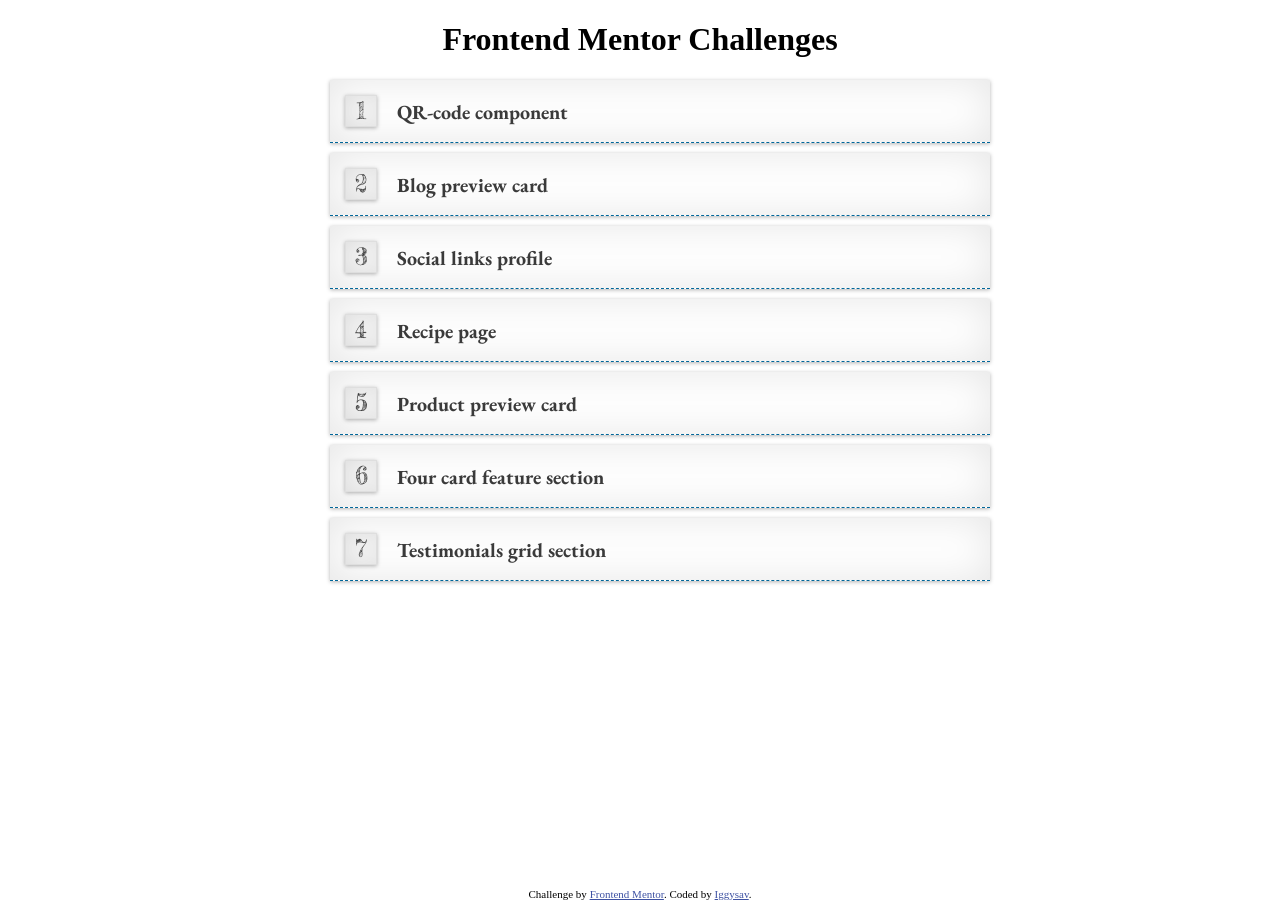
<file: index.html>
<!DOCTYPE html>
<html lang="en">
<head>
    <meta charset="UTF-8">
    <title>Title</title>
    <link rel="icon" type="image/png" sizes="32x32" href="./images/favicon-32x32.png">
    <link rel="preconnect" href="https://fonts.googleapis.com">
    <link rel="preconnect" href="https://fonts.gstatic.com" crossorigin>
    <link href="https://fonts.googleapis.com/css2?family=Fredericka+the+Great&family=EB+Garamond:wght@400;500;700&display=swap" rel="stylesheet">
    <style>
        .attribution { font-size: 0.6875rem; text-align: center; }
        .attribution a { color: hsl(228, 45%, 44%); }

        body {
            min-height: 100vh;
            display: flex;
            flex-direction: column;
            margin: 0;
        }
        .content {

            flex: 1;
            justify-content: center;
            align-items: center;
        }
        .older {
            list-style: none;
            margin: 0 auto;
            width: 660px;
            counter-reset: li;
        }
        .older li {
            border-bottom: dashed 1px #006699;
            margin-top: 10px;
            box-shadow: 0 1px 4px rgba(0, 0, 0, 0.3), 0 0 40px rgba(0, 0, 0, 0.1) inset;
            padding: 5px;
        }
        .older a {
            text-decoration: none;
            padding: 10px;
            display: block;
            line-height: 30px;
            color: #3A3A3A;
            font-family: 'EB Garamond', serif;
            font-size: 20px;
            font-weight: bold;
        }
        .older a:before {
            display: inline-block;
            content: counter(li);
            counter-increment: li;
            height: 30px;
            width: 30px;
            text-align: center;
            border: solid 1px #dedede;
            margin-right: 20px;
            box-shadow: 0 1px 4px rgba(0, 0, 0, 0.3), 0 0 30px rgba(0, 0, 0, 0.1) inset;
            font-family: 'Fredericka the Great', cursive;
            font-size: 24px;
            font-weight: normal;
            -webkit-transition: .4s linear;
            transition: .4s linear;
        }
        .older a:hover:before {
            color:#D72F2C;
            -webkit-transform: scale(1.1);
            transform: scale(1.1);
            cursor: pointer ;
        }
        .older a:hover {
            text-decoration: underline;
        }
        h1 {
            text-align: center;
        }
    </style>

</head>
<body>
    <main class="content">
        <h1>Frontend Mentor Challenges</h1>
        <ul class="older">
            <li><a href="https://iggysav.github.io/FrontMentor/qr-code-component-main">QR-code component</a></li>
            <li><a href="https://iggysav.github.io/FrontMentor/blog-preview-card-main">Blog preview card</a></li>
            <li><a href="https://iggysav.github.io/FrontMentor/social-links-profile-main">Social links profile</a></li>
            <li><a href="https://iggysav.github.io/FrontMentor/recipe-page-main">Recipe page</a></li>
            <li><a href="https://iggysav.github.io/FrontMentor/product-preview-card-component-main">Product preview card</a></li>
            <li><a href="https://iggysav.github.io/FrontMentor/four-card-feature-section-master">Four card feature section</a></li>
            <li><a href="https://iggysav.github.io/FrontMentor/testimonials-grid-section-main">Testimonials grid section</a></li>
        </ul>
    </main>
    <footer class="attribution">
        Challenge by <a href="https://www.frontendmentor.io?ref=challenge">Frontend Mentor</a>.
        Coded by <a href="https://github.com/iggysav/FrontMentor">Iggysav</a>.
    </footer>
</body>
</html>
</file>
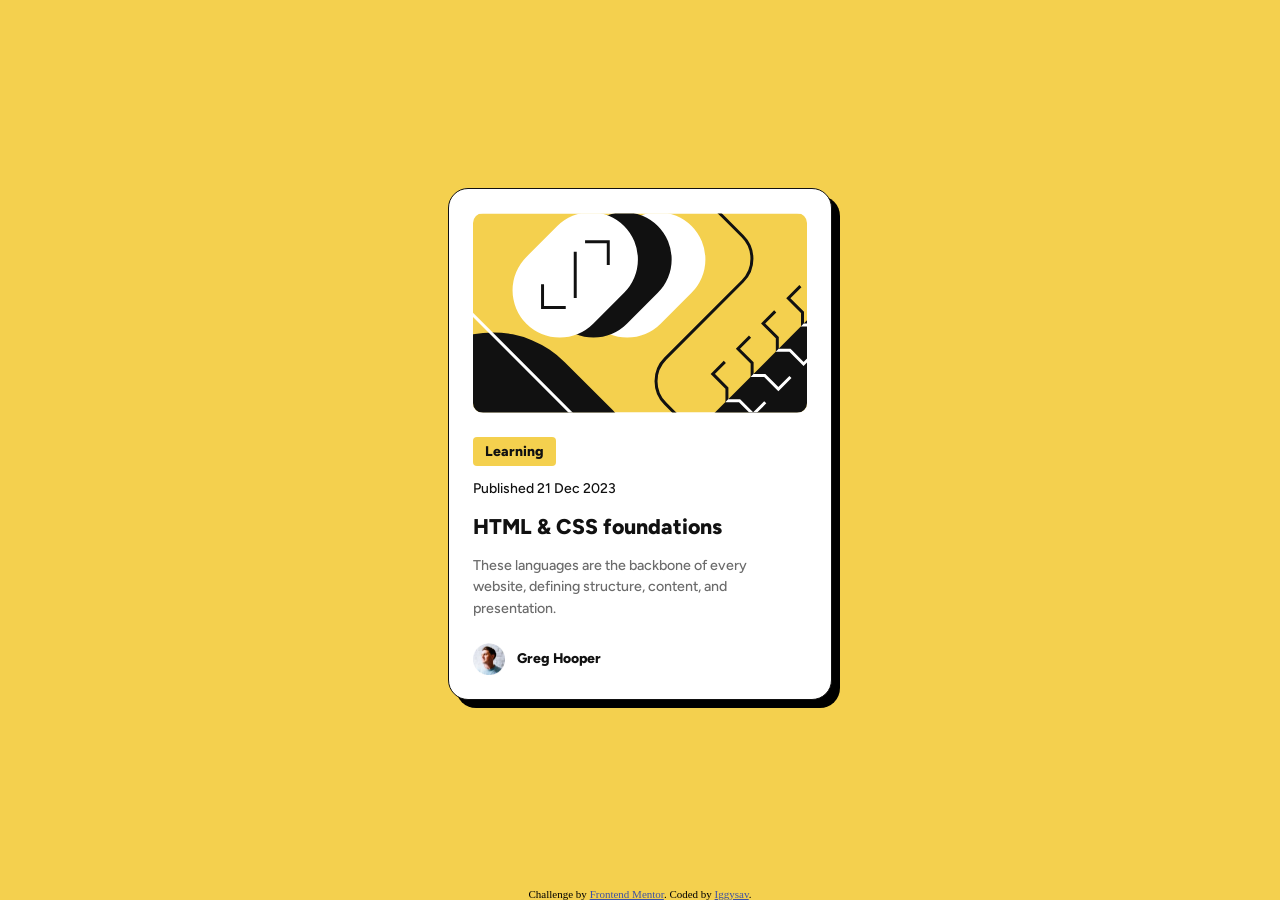
<file: blog-preview-card-main/index.html>
<!DOCTYPE html>
<html lang="en">
<head>
  <meta charset="UTF-8">
  <meta name="viewport" content="width=device-width, initial-scale=1.0">

  <link rel="icon" type="image/png" sizes="32x32" href="./assets/images/favicon-32x32.png">
  <link rel="preconnect" href="https://fonts.googleapis.com">
  <link rel="preconnect" href="https://fonts.gstatic.com" crossorigin>
  <link href="https://fonts.googleapis.com/css2?family=Figtree:ital,wght@0,300..900;1,300..900&display=swap" rel="stylesheet">
  <title>Frontend Mentor | Blog preview card</title>


  <style>
    :root {
      --color-accent: #F4D04E;
      --color-text: #111111;
    }
    .attribution { font-size: 0.6875rem; text-align: center; }
    .attribution a { color: hsl(228, 45%, 44%); }
    body {
      background-color: var(--color-accent);
      min-height: 100vh;
      display: flex;
      flex-direction: column;
      margin: 0;
    }
    .blog-preview {
      display: flex;
      flex: 1;
      justify-content: center;
      align-items: center;
    }
    .card {
      background-color: white;
      border: solid 1px var(--color-text);
      border-radius: 20px;
      box-shadow: 8px 8px  #000000;
      box-sizing: border-box;
      width: min(calc(100% - 48px), 384px);
      max-width: 384px;
      font-family: "Figtree", sans-serif;
      line-height: 1.5;
      padding: 24px;
      display: flex;
      flex-direction: column;
      gap: 24px;
      margin: 0 24px 0 24px;
      overflow: hidden;
    }
    .blog_info {
      display: flex;
      flex-direction: column;
      gap: 12px;

    }
    .blog_image {
      display: block;
      width: 100%;
      height: 200px;
      border-radius: 10px;
      object-fit: cover;
    }
    .badge {
      background-color: var(--color-accent);
      width: fit-content;
      padding: 4px 12px;
      border-radius: 4px;
      font-size: clamp(0.75rem, 2vw, 0.875rem);
      font-weight: 800;
      color: var(--color-text);
    }
    .date {
      width: fit-content;
      color: var(--color-text);
      font-size: clamp(0.75rem, 2vw, 0.875rem);
      font-weight: 500;
    }
    .title {
      margin: 0;
      color: var(--color-text);
      font-size: clamp(1.25rem, 1.6667vw, 1.5rem);
      font-weight: 800;
    }
    .title a {
      color: inherit;
      text-decoration: none;
    }
    .title a:hover {
      color: var(--color-accent);
      cursor: url('assets/images/cursor.png'), pointer;
    }
    .title a:focus-visible {
      color: var(--color-accent);
      outline: 1px solid var(--color-accent);
      outline-offset: 2px;
      border-radius: 2px;
    }
    .description {
      color: #6B6B6B;
      font-size: clamp(0.875rem, 1.1111vw, 1rem);
      font-weight: 500;
      margin: 0;
    }
    .author {
      color: var(--color-text);
      font-size: 0.875rem;
      font-weight: 800;
      display: flex;
      align-items: center;
      gap: 12px;
    }
    .author img {
      width: 32px;
      height: 32px;
    }


  </style>
</head>
<body>
<main class="blog-preview">
  <article class="card">
    <img class="blog_image" src="assets/images/illustration-article.svg" alt="" >

    <div class="blog_info">
      <div class="badge">Learning</div>

      <time datetime="2023-12-21" class="date">Published 21 Dec 2023</time>

      <h1 class="title">
        <a href="#">HTML & CSS foundations</a>
      </h1>

      <p class="description">
        These languages are the backbone of every <br> website, defining structure, content, and <br> presentation.
      </p>
    </div>

    <div class="author">
      <img src="assets/images/image-avatar.webp" alt="Avatar" class="avatar">
      <span class="author-name">Greg Hooper</span>
    </div>
  </article>
</main>
<footer class="attribution">
  Challenge by <a href="https://www.frontendmentor.io?ref=challenge">Frontend Mentor</a>.
  Coded by <a href="https://github.com/iggysav/FrontMentor/tree/master/blog-preview-card-main">Iggysav</a>.
</footer>
</body>
</html>
</file>
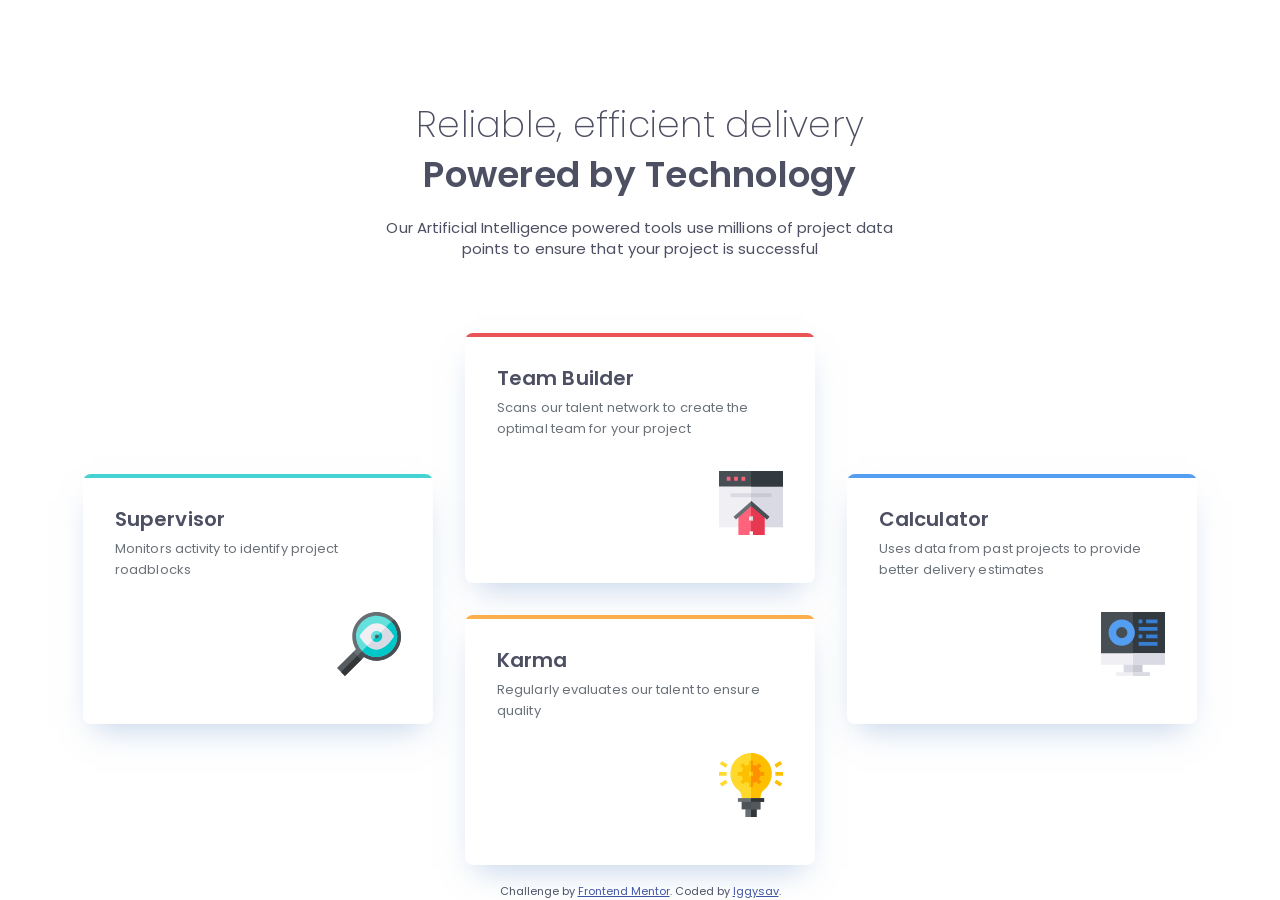
<file: four-card-feature-section-master/index.html>
<!DOCTYPE html>
<html lang="en">
  <head>
    <meta charset="UTF-8">
    <meta name="viewport" content="width=device-width, initial-scale=1.0">
    <link rel="preconnect" href="https://fonts.googleapis.com">
    <link rel="preconnect" href="https://fonts.gstatic.com" crossorigin>
    <link href="https://fonts.googleapis.com/css2?family=Poppins:wght@200;400;600&display=swap" rel="stylesheet">
    <link rel="icon" type="image/png" sizes="32x32" href="./images/favicon-32x32.png">
    <link rel="stylesheet" href="style.css">
    <title>Frontend Mentor | Four card feature section</title>

  </head>
  <body>

    <main class="features">
      <div class="features__info">
        <h1>Reliable, efficient delivery
        <span>Powered by Technology</span></h1>

        <p>Our Artificial Intelligence powered tools use millions of project data points
          to ensure that your project is successful</p>
      </div>
      <div class="cards">
        <article class="card card--supervisor">
          <h2 class="card__title">Supervisor</h2>
          <p class="card__text">Monitors activity to identify project roadblocks</p>
          <img class="card__image" src="./images/icon-supervisor.svg" alt="">
        </article>
        <article class="card card--teambuilder">
          <h2 class="card__title">Team Builder</h2>
          <p class="card__text">Scans our talent network to create the optimal team for your project</p>
          <img class="card__image" src="./images/icon-team-builder.svg" alt="">
        </article>
        <article class="card card--karma">
          <h2 class="card__title">Karma</h2>
          <p class="card__text">Regularly evaluates our talent to ensure quality</p>
          <img class="card__image" src="./images/icon-karma.svg" alt="">
        </article>
        <article class="card card--calculator">
          <h2 class="card__title">Calculator</h2>
          <p class="card__text">Uses data from past projects to provide better delivery estimates</p>
          <img class="card__image" src="./images/icon-calculator.svg" alt="">
        </article>
      </div>
    </main>

    <footer class="attribution">
      Challenge by <a href="https://www.frontendmentor.io?ref=challenge">Frontend Mentor</a>.
      Coded by <a href="https://github.com/iggysav/FrontMentor/tree/master/four-card-feature-section-master">Iggysav</a>.
    </footer>
  </body>
</html>
</file>
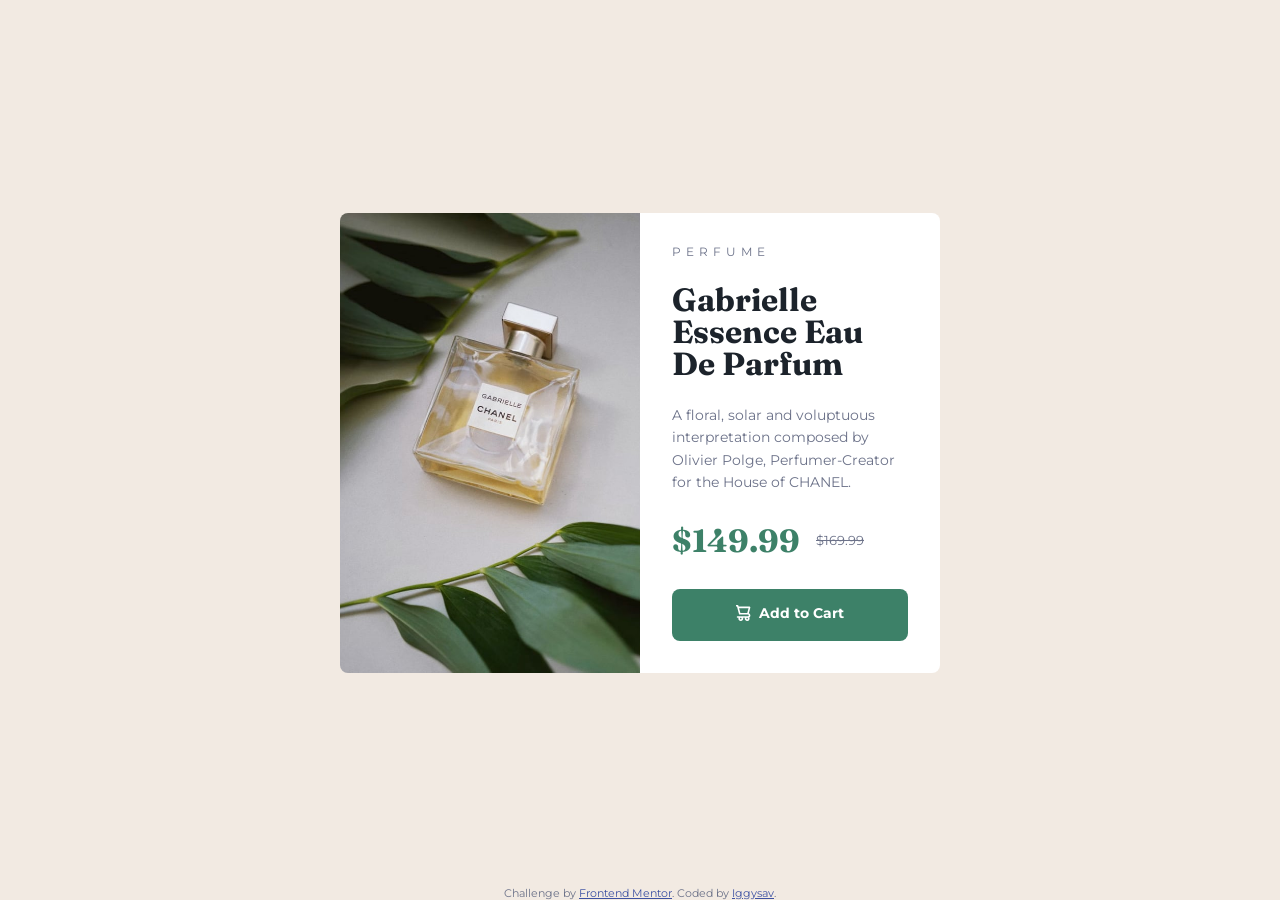
<file: product-preview-card-component-main/index.html>
<!DOCTYPE html>
<html lang="en">
<head>
  <meta charset="UTF-8">
  <meta name="viewport" content="width=device-width, initial-scale=1.0">
  <link rel="preconnect" href="https://fonts.googleapis.com">
  <link rel="preconnect" href="https://fonts.gstatic.com" crossorigin>
  <link href="https://fonts.googleapis.com/css2?family=Fraunces:wght@700&family=Montserrat:wght@500;700&display=swap" rel="stylesheet">
  <link rel="icon" type="image/png" sizes="32x32" href="./images/favicon-32x32.png">
  <link rel="stylesheet" href="style.css">
  <title>Frontend Mentor | Product preview card component</title>

</head>
<body>


  <main class="card">
    <div class="box box--image">

      <picture>
        <source media="(max-width: 600px)" srcset="images/image-product-mobile.jpg" type="image/jpeg">
        <img class="product__image" src="images/image-product-desktop.jpg" alt="A bottle of perfume CHANEL Gabrielle">
      </picture>

    </div>
    <article class="box box--info product">
      <span class="product__category">Perfume</span>

      <h1 class="product__title">Gabrielle Essence Eau De Parfum</h1>

      <p class="product__description">A floral, solar and voluptuous interpretation composed by Olivier Polge,
        Perfumer-Creator for the House of CHANEL.</p>

      <div class="product__price">
        <span class="product__price-new">$149.99</span>
        <s class="product__price-old">$169.99</s>
      </div>

      <button class="product__button">Add to Cart</button>
    </article>

  </main>
  
  <footer class="attribution">
    Challenge by <a href="https://www.frontendmentor.io?ref=challenge">Frontend Mentor</a>.
    Coded by <a href="https://github.com/iggysav/FrontMentor/tree/master/blog-preview-card-main">Iggysav</a>.
  </footer>
</body>
</html>
</file>
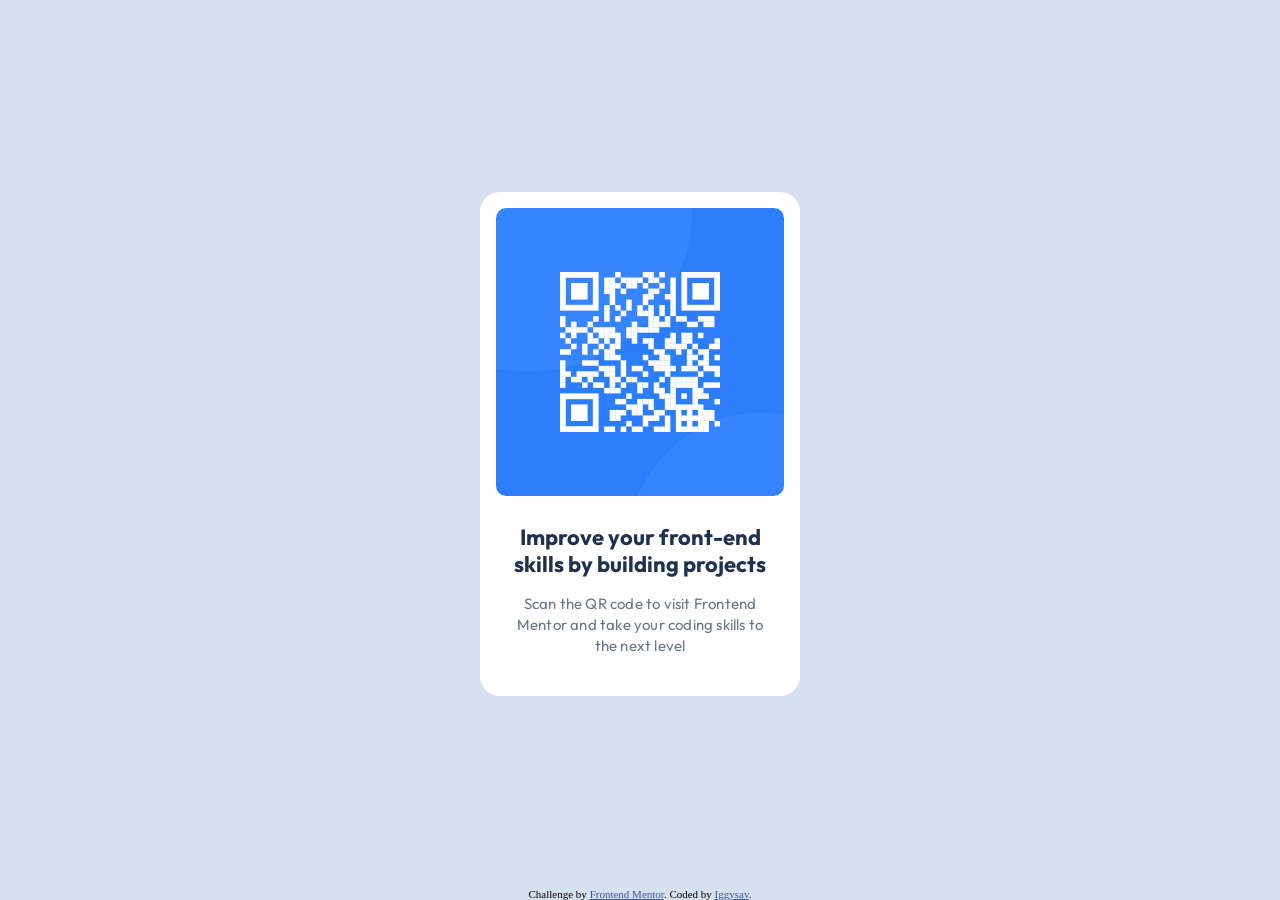
<file: qr-code-component-main/index.html>
<!DOCTYPE html>
<html lang="en">
<head>
  <meta charset="UTF-8">
  <meta name="viewport" content="width=device-width, initial-scale=1.0"> <!-- displays site properly based on user's device -->
  <link rel="icon" type="image/png" sizes="32x32" href="./images/favicon-32x32.png">
    <link rel="preconnect" href="https://fonts.googleapis.com">
    <link rel="preconnect" href="https://fonts.gstatic.com" crossorigin>
    <link href="https://fonts.googleapis.com/css2?family=Outfit:wght@400;700&display=swap" rel="stylesheet">
  <link rel="stylesheet" href="style.css"  type="text/css">
  <title>Frontend Mentor | QR code component</title>

</head>
<body>
<main class="main">
  <div class="container">

        <img src="images/image-qr-code.png" alt="QR Code to site Frontend Mentor" class="qr">

        <h1> Improve your front-end skills by building projects</h1>

        <p> Scan the QR code to visit Frontend Mentor and take your coding skills to the next level</p>

  </div>
</main>
  <footer class="attribution">
    Challenge by <a href="https://www.frontendmentor.io?ref=challenge">Frontend Mentor</a>.
    Coded by <a href="https://github.com/iggysav/FrontMentor">Iggysav</a>.
  </footer>
</body>
</html>
</file>
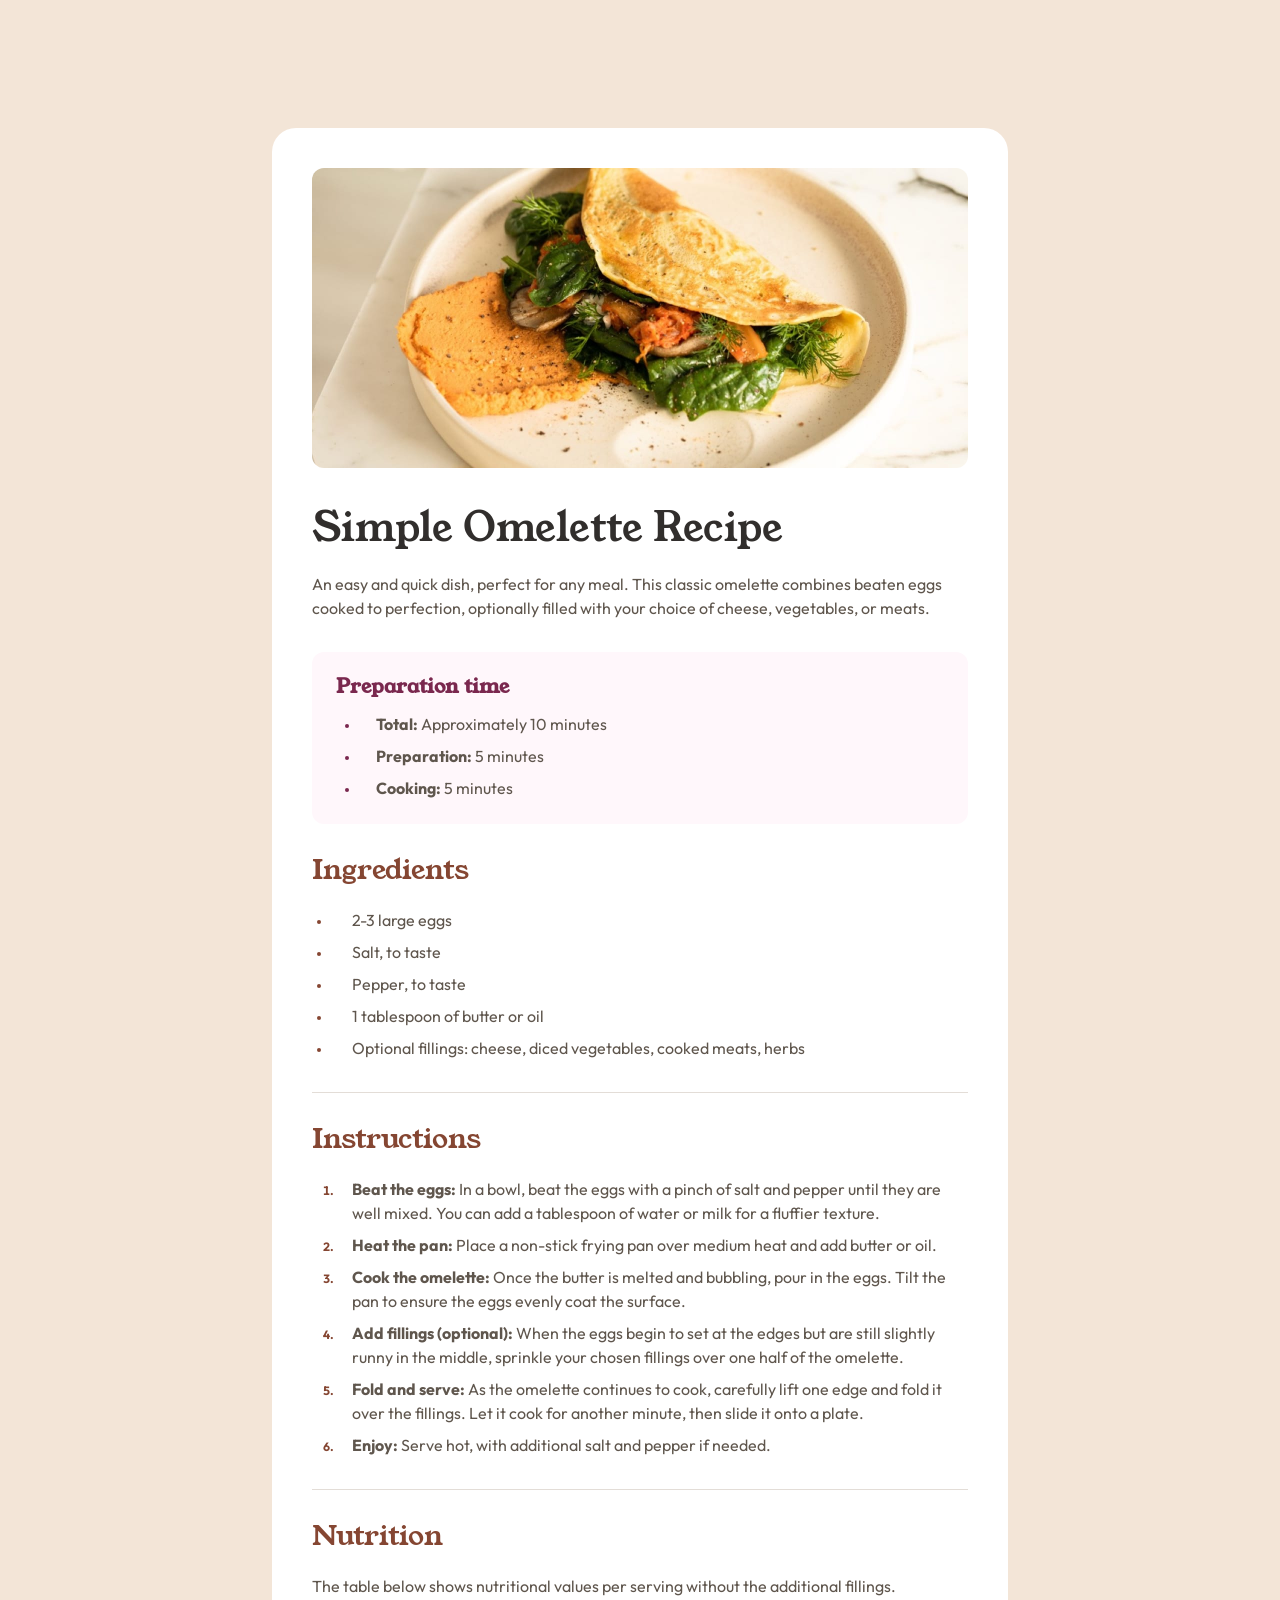
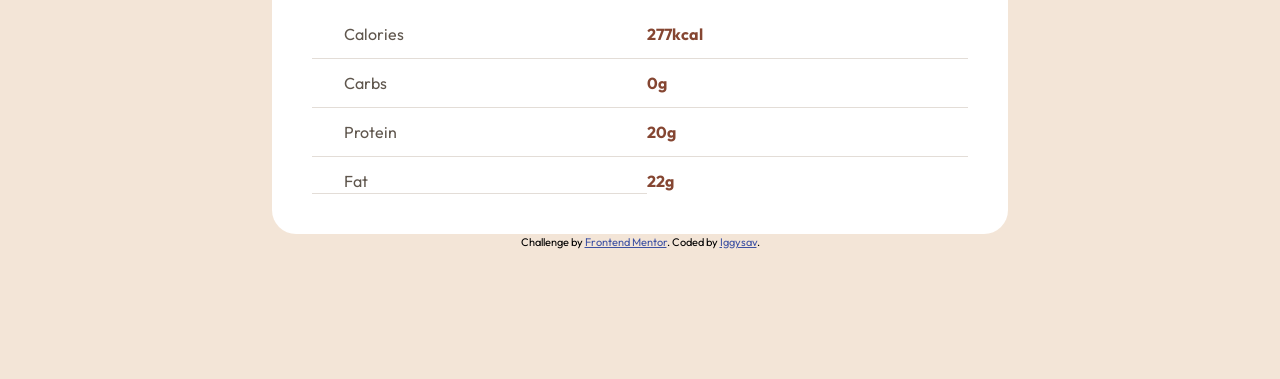
<file: recipe-page-main/index.html>
<!DOCTYPE html>
<html lang="en">
<head>
  <meta charset="UTF-8">
  <meta name="viewport" content="width=device-width, initial-scale=1.0">
  <link rel="preconnect" href="https://fonts.googleapis.com">
  <link rel="preconnect" href="https://fonts.gstatic.com" crossorigin>
  <link href="https://fonts.googleapis.com/css2?family=Young+Serif&family=Outfit:wght@400;600;700&display=swap" rel="stylesheet">
  <link rel="icon" type="image/png" sizes="32x32" href="./assets/images/favicon-32x32.png">
    <link rel="stylesheet" href="style.css">
  <title>Frontend Mentor | Recipe page</title>



</head>



<body>
 <main>
  <article class="card">
   <img src="./assets/images/image-omelette.jpeg" alt="Simple Omelette picture" class="recipe-picture">
      <div class="description_recipe">
          <h1>Simple Omelette Recipe</h1>

          <p>An easy and quick dish, perfect for any meal. This classic omelette combines beaten eggs cooked
              to perfection, optionally filled with your choice of cheese, vegetables, or meats.</p>
      </div>

   <section class="preparation_time_recipe">
       <h2>Preparation time</h2>
        <ul>
            <li><strong>Total:</strong> Approximately 10 minutes</li>
            <li><strong>Preparation:</strong> 5 minutes</li>
            <li><strong>Cooking:</strong> 5 minutes</li>
        </ul>
   </section>

     <section class="ingredients_recipe">
         <h2>Ingredients</h2>
         <ul>
             <li>2-3 large eggs</li>
             <li>Salt, to taste</li>
             <li>Pepper, to taste</li>
             <li>1 tablespoon of butter or oil</li>
             <li>Optional fillings: cheese, diced vegetables, cooked meats, herbs</li>
         </ul>
     </section>

     <section class="instructions_recipe">
         <h2>Instructions</h2>
         <ol>
             <li><strong>Beat the eggs:</strong> In a bowl, beat the eggs with a pinch of salt and pepper until they are
                 well mixed.
                 You can add a tablespoon of water or milk for a fluffier texture.
             </li>

             <li><strong>Heat the pan:</strong> Place a non-stick frying pan over medium heat and add butter or oil.
             </li>

             <li><strong>Cook the omelette:</strong> Once the butter is melted and bubbling, pour in the eggs. Tilt the
                 pan to ensure
                 the eggs evenly coat the surface.
             </li>

             <li><strong>Add fillings (optional):</strong> When the eggs begin to set at the edges but are still
                 slightly runny in the
                 middle, sprinkle your chosen fillings over one half of the omelette.
             </li>

             <li><strong>Fold and serve:</strong> As the omelette continues to cook, carefully lift one edge and fold it
                 over the
                 fillings. Let it cook for another minute, then slide it onto a plate.
             </li>

             <li><strong>Enjoy:</strong> Serve hot, with additional salt and pepper if needed.</li>
         </ol>
     </section>

     <section class="nutrition_recipe">
         <h2>Nutrition</h2>

         <p>The table below shows nutritional values per serving without the additional fillings.</p>
         <table class="nutrition_table">
             <tbody>
                 <tr>
                     <th scope="row">Calories</th>
                     <td>277kcal</td>
                 </tr>
                 <tr>
                     <th scope="row">Carbs</th>
                     <td>0g</td>
                 </tr>
                 <tr>
                     <th scope="row">Protein</th>
                     <td>20g</td>
                 </tr>
                 <tr>
                     <th scope="row">Fat</th>
                     <td>22g</td>
                 </tr>
             </tbody>
         </table>
     </section>
  </article>

 </main>
  <footer class="attribution">
    Challenge by <a href="https://www.frontendmentor.io?ref=challenge">Frontend Mentor</a>. 
    Coded by <a href="https://github.com/iggysav/FrontMentor/tree/master/blog-preview-card-main">Iggysav</a>.
  </footer>
</body>
</html>
</file>
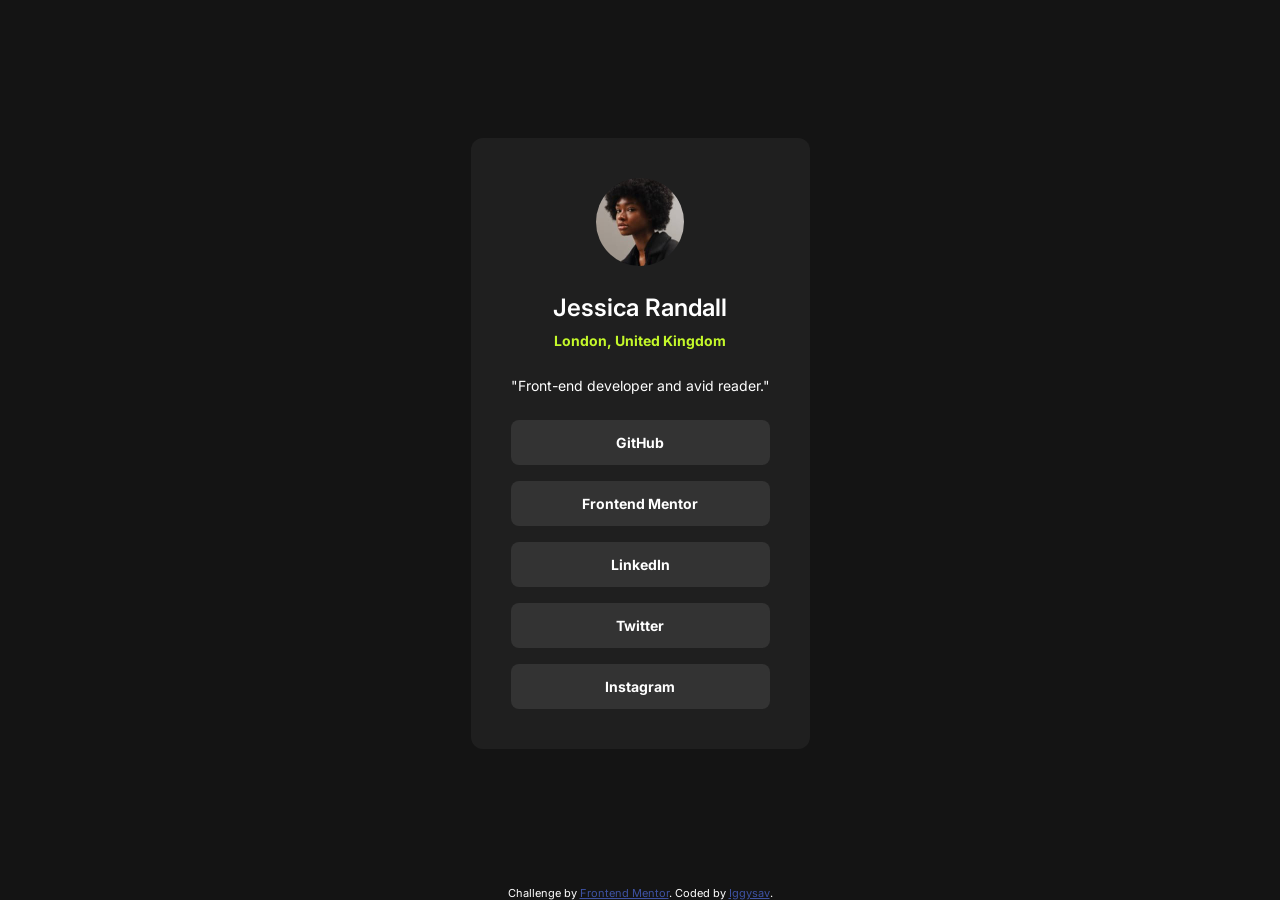
<file: social-links-profile-main/index.html>
<!DOCTYPE html>
<html lang="en">
<head>
  <meta charset="UTF-8">
  <meta name="viewport" content="width=device-width, initial-scale=1.0">
  <link rel="preconnect" href="https://fonts.googleapis.com">
  <link rel="preconnect" href="https://fonts.gstatic.com" crossorigin>
  <link href="https://fonts.googleapis.com/css2?family=Inter:wght@400;600;700&display=swap" rel="stylesheet">
  <link rel="icon" type="image/png" sizes="32x32" href="./assets/images/favicon-32x32.png">
  <link rel="stylesheet" href="style.css">
  <title>Frontend Mentor | Social links profile</title>

</head>
<body>
<main class="profile-preview flex-center">
  <article class="card flex-center">
    <img class="profile-avatar" src="assets/images/avatar-jessica.jpeg" alt="" >
    <div class="person flex-center">
      <h1>Jessica Randall</h1>
      <div class="address">London, United Kingdom</div>
    </div>
    <div class="profession">"Front-end developer and avid reader."</div>

    <div class="social-links">
      <ul>
        <li><a href="#">GitHub</a></li>
        <li><a href="#">Frontend Mentor</a></li>
        <li><a href="#">LinkedIn</a></li>
        <li><a href="#">Twitter</a></li>
        <li><a href="#">Instagram</a></li>
      </ul>
    </div>
  </article>
</main>

  <footer class="attribution">
    Challenge by <a href="https://www.frontendmentor.io?ref=challenge">Frontend Mentor</a>.
    Coded by <a href="https://github.com/iggysav/FrontMentor/tree/master/blog-preview-card-main">Iggysav</a>.
  </footer>
</body>
</html>
</file>
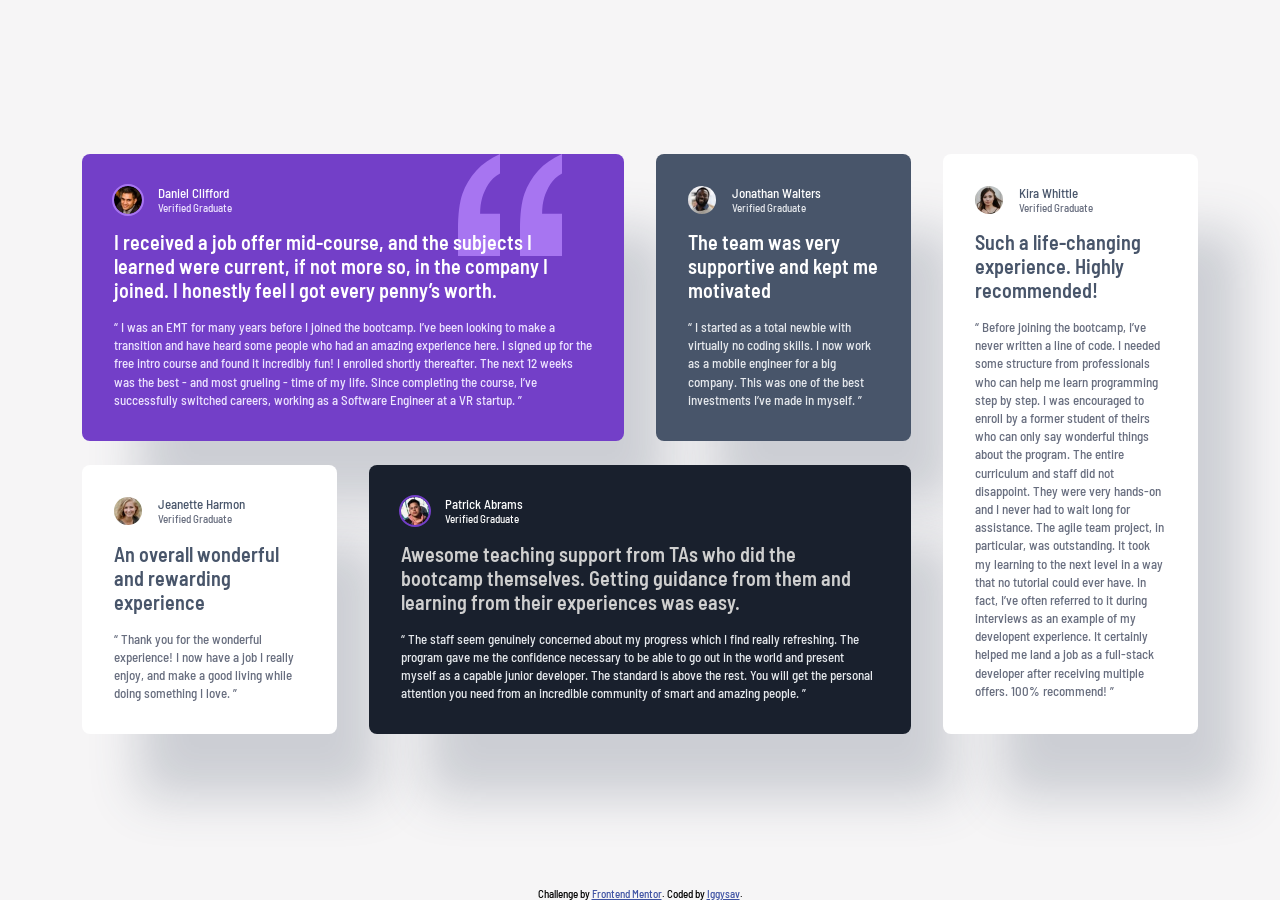
<file: testimonials-grid-section-main/index.html>
<!DOCTYPE html>
<html lang="en">
<head>
  <meta charset="UTF-8">
  <meta name="viewport" content="width=device-width, initial-scale=1.0">
  <link rel="preconnect" href="https://fonts.googleapis.com">
  <link rel="preconnect" href="https://fonts.gstatic.com" crossorigin>
  <link href="https://fonts.googleapis.com/css2?family=Barlow+Semi+Condensed:wght@500;600&display=swap" rel="stylesheet">
  <link rel="icon" type="image/png" sizes="32x32" href="./images/favicon-32x32.png">
  <link rel="stylesheet" href="style.css">
  <title>Frontend Mentor | Testimonials Grid Section</title>


</head>
<body>
<main class="reviews">
    <h1 class="visually-hidden">Testimonials from bootcamp graduates</h1>
    <article class="card rev-1 card--purple" >
      <header class="card__header">
        <img class="card__image" src="./images/image-daniel.jpg" alt="">
        <div class="card__info">
          <p class="card__author">Daniel Clifford</p>
          <span class="card__status">Verified Graduate</span>
        </div>
      </header>
      <h2 class="card__title">
        I received a job offer mid-course, and the subjects I learned were current, if not more so,
        in the company I joined. I honestly feel I got every penny’s worth.
      </h2>
      <blockquote class="card__text">
        “ I was an EMT for many years before I joined the bootcamp. I’ve been looking to make a
        transition and have heard some people who had an amazing experience here. I signed up
        for the free intro course and found it incredibly fun! I enrolled shortly thereafter.
        The next 12 weeks was the best - and most grueling - time of my life. Since completing
        the course, I’ve successfully switched careers, working as a Software Engineer at a VR startup. ”
      </blockquote>
    </article>
    <article class="card rev-2 card--grey">
      <header class="card__header">
        <img class="card__image" src="./images/image-jonathan.jpg" alt="">
        <div class="card__info">
          <p class="card__author">Jonathan Walters</p>
          <span class="card__status">Verified Graduate</span>
        </div>
      </header>
      <h2 class="card__title">
        The team was very supportive and kept me motivated
      </h2>
      <blockquote class="card__text">
        “ I started as a total newbie with virtually no coding skills. I now work as a mobile engineer
        for a big company. This was one of the best investments I’ve made in myself. ”
      </blockquote>
    </article>
    <article class="card rev-3 card--white">
      <header class="card__header">
        <img class="card__image" src="./images/image-jeanette.jpg" alt="">
        <div class="card__info">
          <p class="card__author">Jeanette Harmon</p>
          <span class="card__status">Verified Graduate</span>
        </div>
      </header>
      <h2 class="card__title">
        An overall wonderful and rewarding experience
      </h2>
      <blockquote class="card__text">
        “ Thank you for the wonderful experience! I now have a job I really enjoy, and make a good living
        while doing something I love. ”
      </blockquote>
    </article>
    <article class="card rev-4 card--blue">
      <header class="card__header">
        <img class="card__image" src="./images/image-patrick.jpg" alt="">
        <div class="card__info">
          <p class="card__author">Patrick Abrams</p>
          <span class="card__status">Verified Graduate</span>
        </div>
      </header>
      <h2 class="card__title">
        Awesome teaching support from TAs who did the bootcamp themselves. Getting guidance from them and
        learning from their experiences was easy.
      </h2>
      <blockquote class="card__text">
        “ The staff seem genuinely concerned about my progress which I find really refreshing. The program
        gave me the confidence necessary to be able to go out in the world and present myself as a capable
        junior developer. The standard is above the rest. You will get the personal attention you need from
        an incredible community of smart and amazing people. ”
      </blockquote>
    </article>
    <article class="card rev-5 card--white">
      <header class="card__header">
        <img class="card__image" src="./images/image-kira.jpg" alt="">
        <div class="card__info">
          <p class="card__author">Kira Whittle</p>
          <span class="card__status">Verified Graduate</span>
        </div>
      </header>
      <h2 class="card__title">
        Such a life-changing experience. Highly recommended!
      </h2>
      <blockquote class="card__text">
        “ Before joining the bootcamp, I’ve never written a line of code. I needed some structure from
        professionals who can help me learn programming step by step. I was encouraged to enroll by a former
        student of theirs who can only say wonderful things about the program. The entire curriculum and staff
        did not disappoint. They were very hands-on and I never had to wait long for assistance. The agile team
        project, in particular, was outstanding. It took my learning to the next level in a way that no tutorial
        could ever have. In fact, I’ve often referred to it during interviews as an example of my developent
        experience. It certainly helped me land a job as a full-stack developer after receiving multiple offers.
        100% recommend! ”
      </blockquote>
    </article>

</main>
  <footer class="attribution">
    Challenge by <a href="https://www.frontendmentor.io?ref=challenge">Frontend Mentor</a>.
    Coded by <a href="https://github.com/iggysav/FrontMentor/tree/master/four-card-feature-section-master">Iggysav</a>.
  </footer>
</body>
</html>
</file>
<file: four-card-feature-section-master/style.css>
*, *::before, *::after {
  box-sizing: border-box;
  margin: 0;
  padding: 0;
}

body {
  min-height: 100vh;
  display: flex;
  flex-direction: column;
  font-family: "Poppins", sans-serif;
  color: #4D4F62;
}

.features {
  flex: 1;
  display: flex;
  flex-direction: column;
  align-items: center;
  gap: 74px;
}
@media (max-width: 700px) {
  .features {
    gap: 60px;
  }
}
.features__info {
  padding-top: 100px;
  max-width: 540px;
  line-height: 1.4;
  letter-spacing: 0.25px;
  text-align: center;
}
@media (max-width: 1045px) {
  .features__info {
    padding-top: 77px;
  }
}
@media (max-width: 700px) {
  .features__info {
    padding: 55px 25px 0 25px;
  }
}
.features__info h1 {
  font-size: 2.25rem;
  font-weight: 200;
}
@media (max-width: 700px) {
  .features__info h1 {
    font-size: clamp(24px, 24px + (100vw - 375px) * 12 / 325, 36px);
  }
}
.features__info h1 span {
  display: block;
  font-weight: 600;
}
.features__info p {
  font-size: 0.9375rem;
  letter-spacing: 0.1px;
  padding-top: 16px;
}

.card {
  position: relative;
  overflow: hidden;
  background-color: #FFFFFF;
  display: flex;
  flex-direction: column;
  gap: 6px;
  max-width: 350px;
  min-height: 250px;
  padding: 32px;
  border-radius: 8px;
  box-shadow: 0 15px 30px -11px rgba(131, 166, 210, 0.5);
  font-size: 0.8125rem;
  line-height: 1.6;
  letter-spacing: 0.09px;
}
@media (max-width: 1045px) {
  .card {
    max-width: 314px;
  }
}
.card::before {
  content: "";
  position: absolute;
  top: 0;
  left: 0;
  right: 0;
  height: 4px;
  background-color: var(--color-border-card);
}
.card__image {
  align-self: flex-end;
  margin-top: 26px;
}
.card__title {
  font-size: 1.25rem;
  line-height: 1.35;
  font-weight: 600;
}
.card__text {
  color: #6A7178;
}
.card--supervisor {
  grid-area: supervisor;
  --color-border-card: #44D3D2;
}
.card--teambuilder {
  grid-area: teambuilder;
  --color-border-card: #EA5454;
}
.card--calculator {
  grid-area: calculator;
  --color-border-card: #549EF2;
}
.card--karma {
  grid-area: karma;
  --color-border-card: #FCAE4A;
}

.cards {
  display: grid;
  gap: 32px;
  grid-template-columns: repeat(3, 1fr);
  grid-template-rows: repeat(4, 1fr);
  grid-template-areas: ". teambuilder ." "supervisor teambuilder calculator" "supervisor karma calculator" ". karma .";
  margin: 0 20px;
}
@media (max-width: 1045px) {
  .cards {
    grid-template-columns: repeat(4, 1fr);
    grid-template-rows: repeat(3, 1fr);
    grid-template-areas: ". teambuilder teambuilder ." "supervisor supervisor karma karma" ". calculator calculator .";
  }
}
@media (max-width: 700px) {
  .cards {
    grid-template-columns: 1fr;
    grid-template-areas: "supervisor" "teambuilder" "karma" "calculator";
  }
}

.attribution {
  font-size: 0.6875rem;
  text-align: center;
}

.attribution a {
  color: hsl(228, 45%, 44%);
}

/*# sourceMappingURL=style.css.map */
</file>
<file: product-preview-card-component-main/style.css>
/*Color variables*/
/*font variables*/
/*Global style*/
*, *::before, *::after {
  box-sizing: border-box;
  margin: 0;
  padding: 0;
}

body {
  background-color: #F2EAE2;
  min-height: 100vh;
  display: flex;
  flex-direction: column;
  font-family: "Montserrat", sans-serif;
  color: #6C7289;
}

/* Card style with image & info blocks*/
.card {
  display: flex;
  flex: 1;
  align-content: center;
  flex-wrap: wrap;
  justify-content: center;
}
.card .box {
  flex: 0 1 300px;
  font-size: 1rem;
  margin: 0;
}
.card .box--info {
  background-color: #FFFFFF;
  border-radius: 0 8px 8px 0;
  padding: 32px;
}
@media (max-width: 600px) {
  .card .box--info {
    border-radius: 0 0 8px 8px;
  }
}
.card .box--image {
  display: flex;
  border-radius: 8px 0 0 8px;
  overflow: hidden;
}
.card .box--image picture {
  display: flex;
}
@media (max-width: 600px) {
  .card .box--image {
    border-radius: 8px 8px 0 0;
  }
}
@media (max-width: 600px) {
  .card .box {
    flex: 0 1 350px;
  }
}

/*Product block style*/
.product__image {
  display: block;
  width: 100%;
  height: 100%;
  object-fit: cover;
}
.product__category {
  display: block;
  font-size: 0.75rem;
  text-transform: uppercase;
  line-height: 1.2;
  letter-spacing: 0.3125rem;
}
.product__title {
  font-family: "Fraunces", serif;
  font-weight: 700;
  font-size: 2rem;
  line-height: 1;
  color: #1C232B;
  margin: 24px 0;
}
.product__description {
  font-size: 0.875rem;
  line-height: 1.6;
  margin: 0;
}
.product__price {
  display: flex;
  align-items: center;
  gap: 16px;
  padding: 32px 0;
}
.product__price-new {
  font-family: "Fraunces", serif;
  font-weight: 700;
  font-size: 2rem;
  line-height: 1;
  color: #3D8168;
}
.product__price-old {
  font-size: 0.8125rem;
  line-height: 1.2;
}
@media (max-width: 600px) {
  .product__price {
    padding: 24px 0;
  }
}
.product__button {
  width: 100%;
  border: none;
  background-color: #3D8168;
  color: #FFFFFF;
  font-family: inherit;
  font-size: 0.875rem;
  line-height: 1.1;
  font-weight: 700;
  padding: 16px 32px;
  border-radius: 8px;
  transition: background-color 0.3s ease;
}
.product__button:hover {
  background-color: #1A4032;
  cursor: pointer;
}
.product__button:focus-visible {
  background-color: #1A4032;
  outline: 2px solid #1A4032;
  outline-offset: 1px;
}

.product__button::before {
  content: url("images/icon-cart.svg");
  display: inline-block;
  vertical-align: middle;
  margin-right: 8px;
}

/* Footer section */
.attribution {
  font-size: 0.6875rem;
  text-align: center;
}

.attribution a {
  color: hsl(228, 45%, 44%);
}

/*# sourceMappingURL=style.css.map */
</file>
<file: qr-code-component-main/style.css>
.attribution { font-size: 0.6875rem; text-align: center;}
.attribution a { color: hsl(228, 45%, 44%); }
body {
    background-color: #D5E1EF;
    min-height: 100vh;
    display: flex;
    flex-direction: column;
    margin: 0;
}
.main {
    display: flex;
    flex: 1;
    justify-content: center;
    align-items: center;
}
.container {
    background-color: white;
    width: 320px;
    border-radius: 20px;
    text-align: center;
    font-family: "Outfit", sans-serif;
}
.qr {
    width: 288px;
    margin: 16px 16px 24px 16px;
    border-radius: 10px;
}
.container h1 {
    font-size: 1.375rem;
    line-height: 1.2;
    color: #1F314F;
    margin: 0 32px;
}

.container p {
    font-weight: 400;
    font-size: 0.9375rem;
    line-height: 1.4;
    letter-spacing: 0.2px;
    color: #68778D;
    margin: 16px 32px 40px;
}
</file>
<file: recipe-page-main/style.css>
:root {
    --color-rose-800: #7A284E;
    --color-rose-50: #FFF7FB;
    --color-stone-900: #312E2C;
    --color-stone-600: #5F564D;
    --color-stone-150: #E3DDD7;
    --color-stone-100: #F3E5D7;
    --color-brown-800: #854632;
}

body {
    margin: 0;
    padding: 128px 48px;
    background-color:  var(--color-stone-100);
    min-height: 100vh;
    box-sizing: border-box;
    display: flex;
    flex-direction: column;
    justify-content: center;
    align-items: center;
    font-family: "Outfit", sans-serif;
    font-size: 1rem;
    line-height: 1.5;
}


.card {
    background-color: white;
    width: 736px;
    max-width: 100%;
    padding: 40px;
    border-radius: 24px;
    box-sizing: border-box;
}


/*<!-- Common list styles --> */
.card > *:not(:first-child):not(:last-child) {
    margin-bottom: 32px;
}

.card > section:nth-child(5),
.card > section:nth-child(6) {
    padding-top: 32px;
    border-top: 1px solid var(--color-stone-150);
}
ul, ol {
    color: var(--color-stone-600);
    display: flex;
    flex-direction: column;
    gap: 8px;
    padding-left: 24px;
}

li {
    padding-left: 16px;
}

li::marker {
    font-size: 12px;
}

/*<!-- Recipe's Image -->*/

.recipe-picture {
    width: 100%;
    height: auto;
    display: block;
    border-radius: 12px;
}


/*<!-- Section Description Recipe -->*/
.description_recipe {
    display: flex;
    flex-direction: column;
    gap: 24px;
    padding-top: 40px;
}
.description_recipe h1 {
    margin: 0;
    color: var(--color-stone-900);
    font-family: "Young Serif", serif;
    font-size: 2.5rem;
    font-weight: 400;
    line-height: 1;
}

.description_recipe p  {
    margin: 0;
    color: var(--color-stone-600);
    font-weight: 400;
}

/*<!-- Section Preparation Time Recipe -->*/
.preparation_time_recipe {
    background-color:  var(--color-rose-50);
    border-radius: 12px;
    padding: 24px;
}
.preparation_time_recipe h2 {
    margin: 0;
    color: var(--color-rose-800);
    font-size: 1.25rem;
    font-weight: 600;
}
.preparation_time_recipe ul {
    margin-bottom: 0;
}
.preparation_time_recipe ul li::marker {
    color: var(--color-rose-800);
}
.preparation_time_recipe ul li {
    padding-left: 16px;
}

/*<!--Another h2 -->*/
h2 {
    color: var(--color-brown-800);
    font-family: "Young Serif", serif;
    font-size: 1.75rem;
    font-weight: 400;
    line-height: 1;
    margin: 0 0 24px 0;
}

/*<!-- Ingredients Recipe -->*/
.ingredients_recipe ul {
    padding-left: 20px;
}

.ingredients_recipe ul li::marker {
    color: var(--color-brown-800);
}

.ingredients_recipe ul li {
    padding-left: 20px;
}

/*<!-- Instructions Recipe -->*/
.instructions_recipe ol li {
    padding-left: 16px;
}
.instructions_recipe ol li::marker {
    color: var(--color-brown-800);
    font-weight: bold;
}


/*<!-- Nutrition Recipe -->*/

.nutrition_recipe p {
    margin: 0 0 24px 0;
    color: var(--color-stone-600);
}

.nutrition_table {
    width: 100%;
    border-collapse: collapse;
    margin-top: 24px;
}

.nutrition_table td,
.nutrition_table th {
    padding: 12px 0;
    border-bottom: 1px solid var(--color-stone-150);
    text-align: left;
}
.nutrition_table th,
.nutrition_table td:first-child {
    padding-left: 32px;
    color: var(--color-stone-600);
    font-weight: 400;
}

.nutrition_table td:last-child {
    padding-right: 32px;
    color: var(--color-brown-800);
    font-weight: 700;
}

.nutrition_table tr:last-child td {
    border-bottom: none;
}

.nutrition_table tr:first-child td,
.nutrition_table tr:first-child th {
    padding-top: 0;
}

.nutrition_table tr:last-child td,
.nutrition_table tr:last-child th {
    padding-bottom: 0;
}

/* Adaptive style */
@media (max-width: 768px) {

    body {
        padding: clamp(0px, calc((100vw - 375px) * 128 / 393), 128px) clamp(0px, calc((100vw - 375px) * 48 / 393), 48px);
    }

    .card {
        width: clamp(375px, calc(375px + (100vw - 375px) * 241 / 393), 616px);
        max-width: 100%;
        padding: clamp(0px,calc((100vw - 375px) * 40 / 393),40px) clamp(32px, calc(32px + (100vw - 375px) * 8 / 393),40px) 40px;
    }

    .description_recipe h1 {
        font-size: clamp(
                2.25rem,
                calc(2.25rem + (100vw - 375px) * 0.25 / 393),
                2.5rem
        );
    }

    .recipe-picture {
        --image-overflow: clamp(0px, calc((768px - 100vw) * 32 / 393), 32px);
        width: calc(100% + var(--image-overflow) * 2);
        margin-left: calc(-1 * var(--image-overflow));
    }
}

@media (max-width: 375px) {
    .card {
        border-radius: 0;
    }

    .recipe-picture {
        border-radius: 0;
    }
}

/*<!-- Footer -->*/
.attribution { font-size: 0.6875rem; text-align: center; }
.attribution a { color: hsl(228, 45%, 44%); }
</file>
<file: social-links-profile-main/style.css>
:root {
    --color-bg-page: #141414;
    --color-bg-card: #1F1F1F;
    --color-bg-button: #333333;
    --color-accent: #C4F82A;
    --color-text-primary: #FFFFFF;
    --color-text-secondary: #333333;
}

.attribution { font-size: 0.6875rem; text-align: center; }
.attribution a { color: hsl(228, 45%, 44%); }

.flex-center {
    display: flex;
    justify-content: center;
    align-items: center;
}
body {
    background-color: var(--color-bg-page);
    min-height: 100vh;
    display: flex;
    flex-direction: column;
    margin: 0;
    font-family: "Inter", sans-serif;
    color: var(--color-text-primary);

}
.profile-preview {
    flex: 1;
}
.card {
    flex-direction: column;
    gap: 24px;
    background-color: var(--color-bg-card);
    border-radius: 12px;
    box-sizing: border-box;
    line-height: 1.5;
    padding: 40px;
    overflow: hidden;
}
h1 {
    margin: 0;
    font-size: 1.5rem;
    font-weight: 600;
}
.person {
    flex-direction: column;
    gap: 4px;
}
.address {
    font-size: 0.875rem;
    font-weight: 700;
    color: var(--color-accent);
}
.profile-avatar{
    border-radius: 50%;
    width: 88px;
}
.profession {
    font-size: 0.875rem;
    font-weight: 400;
}
.social-links {
    font-size: 0.875rem;
    font-weight: bold;
    align-self: stretch;
}
.social-links ul {
    display: flex;
    flex-direction: column;
    gap: 16px;
    list-style-type: none;
    padding: 0;
    margin: 0;
}
.social-links ul li {
    padding: 0;
    background-color: var(--color-bg-button);
    border-radius: 8px;
    text-align: center;
}
.social-links a {
    display: block;
    color: inherit;
    text-decoration: none;
    padding: 12px 0;
    transition: background-color 0.5s ease, color 0.5s ease;
    border-radius: 8px;
}

.social-links a:hover {
    cursor: url('assets/images/handcursor_black.svg'), pointer;
    background-color: var(--color-accent);
    color: var(--color-text-secondary);
}
.social-links a:focus-visible {
    color: var(--color-text-secondary);
    outline: 1px solid var(--color-text-secondary);
    background-color: var(--color-accent);
}

@media (max-width: 430px) {
    .card {
        padding: 24px;
    }
}
</file>
<file: testimonials-grid-section-main/style.css>
*, *::before, *::after {
  box-sizing: border-box;
  margin: 0;
  padding: 0;
}

.visually-hidden {
  position: absolute !important;
  width: 1px !important;
  height: 1px !important;
  padding: 0 !important;
  margin: -1px !important;
  overflow: hidden !important;
  clip: rect(0, 0, 0, 0) !important;
  white-space: nowrap !important;
  border: 0 !important;
}

body {
  min-height: 100dvh;
  display: flex;
  flex-direction: column;
  font-family: "Barlow Semi Condensed", sans-serif;
  font-size: 0.8125rem;
  font-weight: 500;
  line-height: 1.1;
  background-color: #F6F5F6;
}

.reviews {
  flex: 1;
  display: grid;
  margin-inline: auto;
  align-content: center;
  gap: 24px 32px;
  grid-template-columns: repeat(4, 255px);
  grid-template-areas: "rev-1 rev-1 rev-2 rev-5" "rev-3 rev-4 rev-4 rev-5";
}
@media (max-width: 1220px) {
  .reviews {
    align-content: normal;
    padding: 60px 20px;
    gap: 32px;
    grid-template-columns: repeat(2, minmax(0, 1fr));
    max-width: 687px;
    grid-template-areas: "rev-1 rev-1" "rev-2 rev-3" "rev-4 rev-4" "rev-5 rev-5";
  }
}
@media (max-width: 730px) {
  .reviews {
    grid-template-columns: minmax(0, 1fr);
    max-width: 345px;
    grid-template-areas: "rev-1" "rev-2" "rev-3" "rev-4" "rev-5";
  }
}

.card {
  display: flex;
  flex-direction: column;
  gap: 16px;
  border-radius: 8px;
  box-shadow: 50px 70px 50px -7px rgba(72, 85, 106, 0.24);
  padding: 32px;
  background-color: var(--color-background-card);
  --color-font: #676D7E;
  --color-font-accent: #48556A;
}
.card__author {
  color: var(--color-font-accent);
}
.card__status {
  color: var(--color-font);
  font-size: 0.6875rem;
}
.card__title {
  color: var(--color-font-accent);
  font-size: 1.25rem;
  font-weight: 600;
  line-height: 1.2;
}
.card__text {
  color: var(--color-font);
  line-height: 1.4;
}
.card__header {
  display: flex;
  flex-direction: row;
  gap: 16px;
}
.card__header .card__image {
  border-radius: 50%;
  height: 28px;
}
@media (max-width: 1220px) {
  .card__header {
    gap: 17px;
  }
}
.card--purple {
  --color-background-card: #733FC8;
  --color-font: #EDE4FF;
  --color-font-accent: #FFFFFF;
  background-image: url("images/bg-pattern-quotation.svg");
  background-repeat: no-repeat;
  background-position: right 62px top;
}
.card--purple .card__image {
  outline: 2px solid #A775F1;
}
@media (max-width: 1220px) {
  .card--purple {
    background-position: right 167px top;
  }
}
@media (max-width: 730px) {
  .card--purple {
    background-image: none;
  }
}
.card--grey {
  --color-background-card: #48556A;
  --color-font: #E7EAEE;
  --color-font-accent: #FFFFFF;
}
.card--white {
  --color-background-card: #FFFFFF;
}
.card--blue {
  --color-background-card: #19202D;
  --color-font: #E7EAEE;
  --color-font-accent: #FFFFFF;
}
.card--blue .card__status {
  color: #FFFFFF;
}
.card--blue .card__title {
  color: #CFCFCF;
}
.card--blue .card__image {
  outline: 2px solid #733FC8;
}

.rev-1 {
  grid-area: rev-1;
}

.rev-2 {
  grid-area: rev-2;
}

.rev-3 {
  grid-area: rev-3;
}

.rev-4 {
  grid-area: rev-4;
}

.rev-5 {
  grid-area: rev-5;
}

.attribution {
  font-size: 0.6875rem;
  text-align: center;
}

.attribution a {
  color: hsl(228, 45%, 44%);
}

/*# sourceMappingURL=style.css.map */
</file>
